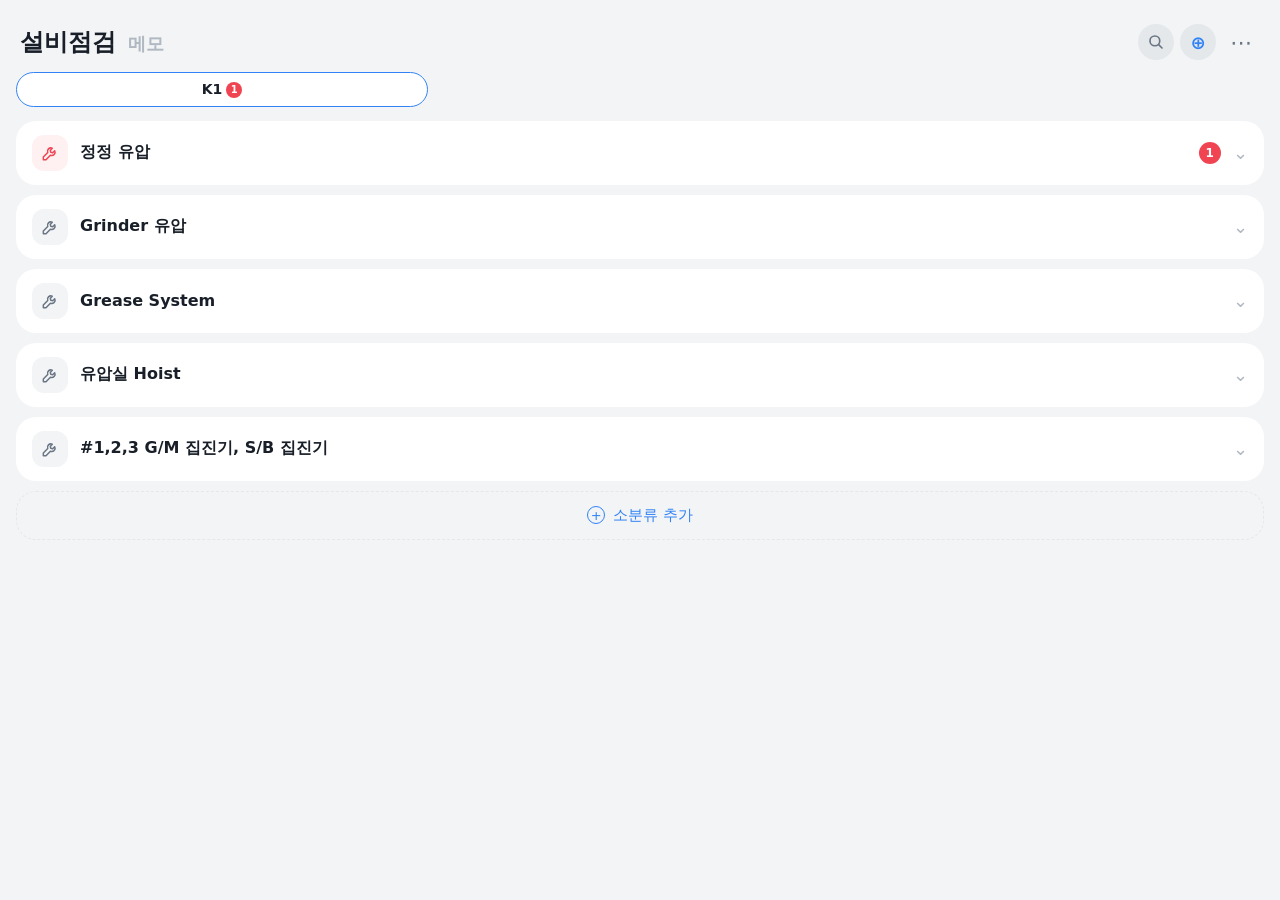
<file: app/src/main/assets/index.html>
<!DOCTYPE html>
<html lang="ko">
<head>
<meta charset="utf-8">
<meta name="viewport" content="width=device-width,initial-scale=1,maximum-scale=1,user-scalable=no">
<link rel="stylesheet" href="app.css">
<script>
  // safety net: show script errors instead of a blank screen
  window.onerror = (m, s, l) => { const t = document.getElementById('toast'); if (t) { t.textContent = '오류: ' + m + ' (' + l + ')'; t.classList.add('on'); } };
</script>
</head>
<body>
<header><div class="mode"><b data-mode="i" class="on">설비점검</b><b data-mode="m">메모</b></div><b class="srch" data-search aria-label="검색"><svg viewBox="0 0 24 24"><circle cx="10.5" cy="10.5" r="6.5"/><path d="M15.5 15.5L20 20"/></svg></b><b class="plus" data-add="root" aria-label="큰 탭 추가">⊕</b><button id="more" aria-label="메뉴">⋯</button></header>
<nav id="tabs"></nav>
<main id="list"></main>
<div id="toast"></div>
<div id="snack"></div>
<section id="search"><div class="sbox"><input id="q" placeholder="설비점검 · 메모 검색" autocomplete="off"><b id="sclose">✕</b></div><div id="res"></div></section>
<div id="dim"></div>
<div id="pop"></div>
<script src="js/tree.js"></script>
<script src="js/app.js"></script>
</body>
</html>
</file>
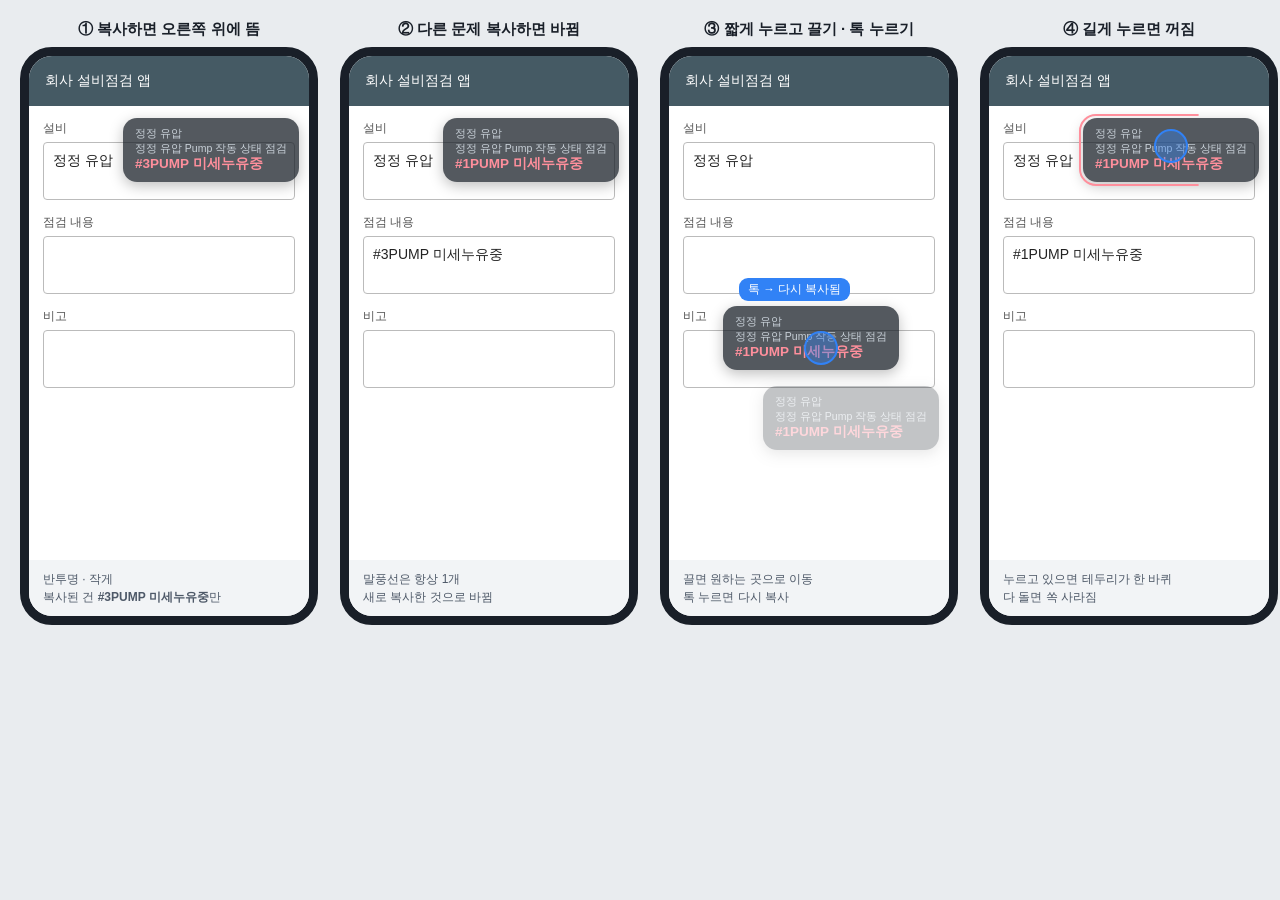
<file: design/bub2.html>
<!DOCTYPE html><html><head><meta charset="utf-8"><style>
body{margin:0;padding:20px;background:#e9ecef;font-family:"Noto Sans CJK KR",sans-serif;display:flex;gap:22px}
.w{text-align:center}.c{font-weight:700;font-size:15px;margin-bottom:8px;color:#191f28}
.ph{width:280px;height:560px;background:#fff;border:9px solid #191f28;border-radius:32px;overflow:hidden;position:relative;text-align:left}
.bar{background:#455a64;color:#fff;padding:16px;font-size:14px}
.form{padding:14px;font-size:12px;color:#555}
.fd{border:1px solid #bbb;border-radius:4px;height:38px;margin:5px 0 14px;padding:9px;font-size:14px;color:#222}
.b{position:absolute;right:10px;top:62px;background:rgba(25,31,40,.74);color:#fff;border-radius:14px;padding:8px 12px;max-width:200px;line-height:1.4;box-shadow:0 4px 14px rgba(0,0,0,.25)}
.s{font-size:10.5px;color:#c9d1d9}.m{font-size:13.5px;font-weight:700;color:#ff8f9c}
.tag{position:absolute;font-size:11.5px;background:#3182f6;color:#fff;padding:4px 9px;border-radius:9px}
.fg{position:absolute;width:30px;height:30px;margin:-15px;border-radius:50%;background:rgba(49,130,246,.4);border:2px solid #3182f6}
.ring{position:absolute;inset:-4px;border-radius:17px;border:2.5px solid #ff8f9c;clip-path:inset(0 35% 0 0)}
.n{position:absolute;bottom:0;left:0;right:0;background:#f2f4f6;color:#4e5968;font-size:12px;padding:10px 14px;line-height:1.5}
</style></head><body>
<div class="w"><div class="c">① 복사하면 오른쪽 위에 뜸</div><div class="ph">
<div class="bar">회사 설비점검 앱</div><div class="form">설비<div class="fd">정정 유압</div>점검 내용<div class="fd"></div>비고<div class="fd"></div></div>
<div class="b"><div class="s">정정 유압</div><div class="s">정정 유압 Pump 작동 상태 점검</div><div class="m">#3PUMP 미세누유중</div></div>
<div class="n">반투명 · 작게<br>복사된 건 <b>#3PUMP 미세누유중</b>만</div></div></div>

<div class="w"><div class="c">② 다른 문제 복사하면 바뀜</div><div class="ph">
<div class="bar">회사 설비점검 앱</div><div class="form">설비<div class="fd">정정 유압</div>점검 내용<div class="fd">#3PUMP 미세누유중</div>비고<div class="fd"></div></div>
<div class="b"><div class="s">정정 유압</div><div class="s">정정 유압 Pump 작동 상태 점검</div><div class="m">#1PUMP 미세누유중</div></div>
<div class="n">말풍선은 항상 1개<br>새로 복사한 것으로 바뀜</div></div></div>

<div class="w"><div class="c">③ 짧게 누르고 끌기 · 톡 누르기</div><div class="ph">
<div class="bar">회사 설비점검 앱</div><div class="form">설비<div class="fd">정정 유압</div>점검 내용<div class="fd"></div>비고<div class="fd"></div></div>
<div class="b" style="top:330px;opacity:.35"><div class="s">정정 유압</div><div class="s">정정 유압 Pump 작동 상태 점검</div><div class="m">#1PUMP 미세누유중</div></div>
<div class="b" style="top:250px;right:50px"><div class="s">정정 유압</div><div class="s">정정 유압 Pump 작동 상태 점검</div><div class="m">#1PUMP 미세누유중</div></div>
<div class="tag" style="top:222px;left:70px">톡 → 다시 복사됨</div>
<div class="fg" style="top:290px;left:150px"></div>
<div class="n">끌면 원하는 곳으로 이동<br>톡 누르면 다시 복사</div></div></div>

<div class="w"><div class="c">④ 길게 누르면 꺼짐</div><div class="ph">
<div class="bar">회사 설비점검 앱</div><div class="form">설비<div class="fd">정정 유압</div>점검 내용<div class="fd">#1PUMP 미세누유중</div>비고<div class="fd"></div></div>
<div class="b"><div class="ring"></div><div class="s">정정 유압</div><div class="s">정정 유압 Pump 작동 상태 점검</div><div class="m">#1PUMP 미세누유중</div></div>
<div class="fg" style="top:88px;left:180px"></div>
<div class="n">누르고 있으면 테두리가 한 바퀴<br>다 돌면 쏙 사라짐</div></div></div>
</body></html>
</file>
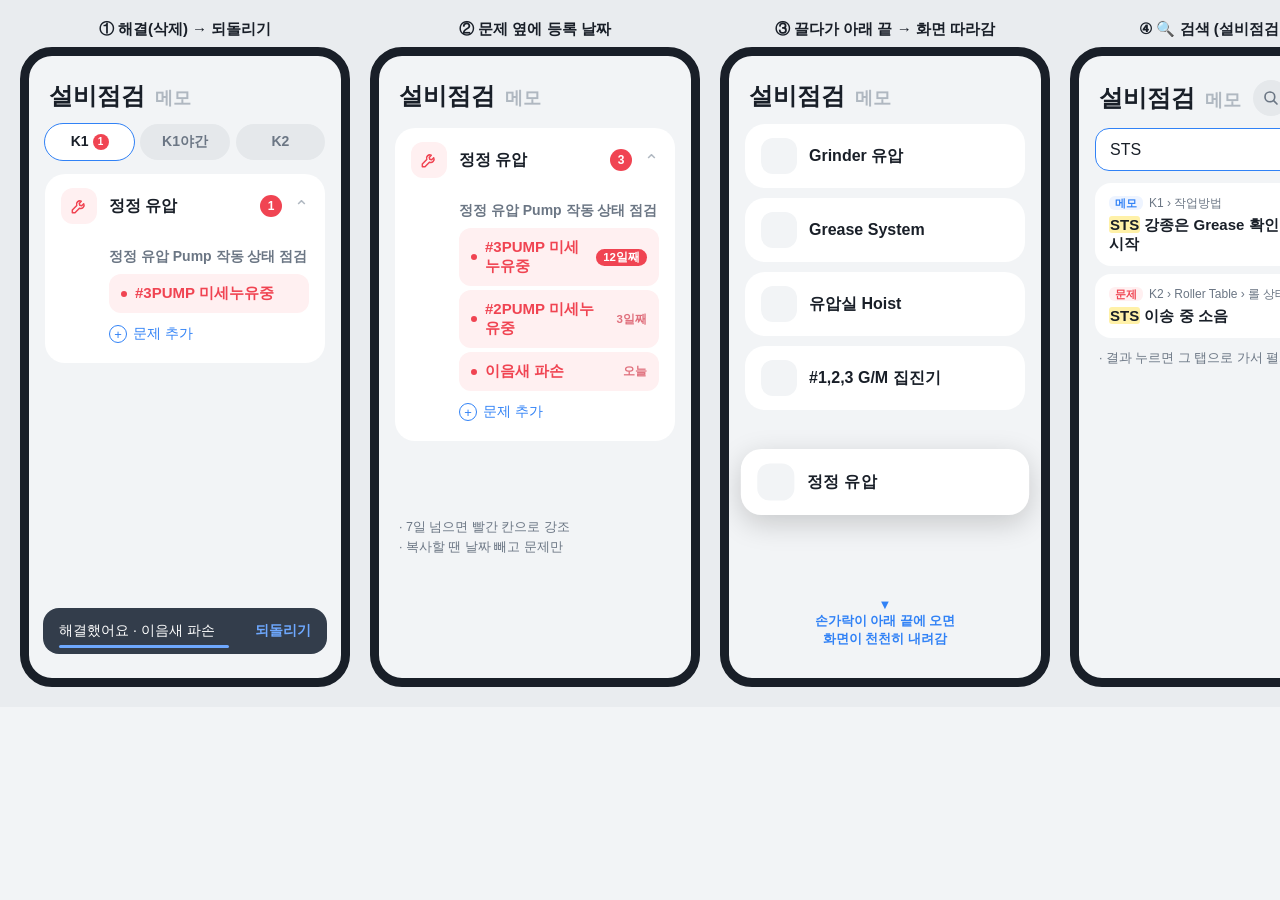
<file: design/extras.html>
<!DOCTYPE html><html><head><meta charset="utf-8"><link rel="stylesheet" href="../app/src/main/assets/app.css"><style>
body{display:flex;gap:20px;padding:20px;background:#e9ecef;font-family:"Noto Sans CJK KR",sans-serif}
.ph{width:330px;height:640px;background:var(--bg);border:9px solid #191f28;border-radius:32px;overflow:hidden;position:relative}
.c{font-weight:700;font-size:15px;margin-bottom:8px;text-align:center}
.age{margin-left:auto;font-size:11.5px;font-weight:600;color:#e0707d;white-space:nowrap}
.age.old{color:#fff;background:var(--red);border-radius:999px;padding:1px 7px}
.snack{position:absolute;left:14px;right:14px;bottom:24px;background:#333d4b;color:#fff;border-radius:16px;padding:14px 16px;font-size:14px;display:flex;align-items:center}
.snack b{margin-left:auto;color:#6ea8fe}
.bar2{height:3px;background:#6ea8fe;border-radius:2px;position:absolute;left:16px;bottom:6px;width:60%}
.srch{display:grid;place-items:center;width:36px;height:36px;border-radius:50%;background:var(--seg)}
.srch svg{width:18px;height:18px;stroke:var(--sub);fill:none;stroke-width:2.2;stroke-linecap:round}
.sbox{margin:0 16px 12px;background:var(--card);border:1.5px solid var(--blue);border-radius:14px;padding:11px 14px;font-size:16px;display:flex;gap:8px;align-items:center}
.res{margin:0 16px 8px;background:var(--card);border-radius:16px;padding:12px 14px}
.res .p{font-size:12px;color:var(--sub);margin-bottom:4px}.res .t{font-size:15px;font-weight:600}
.res mark{background:#fff1a8;color:inherit;border-radius:3px;padding:0 1px}
.res .k{font-size:11px;font-weight:700;border-radius:6px;padding:1px 6px;margin-right:6px}
.ki{background:var(--redbg);color:var(--red)}.km{background:#eef4ff;color:var(--blue)}
.arrow{position:absolute;left:50%;bottom:30px;transform:translateX(-50%);font-size:13px;color:var(--blue);font-weight:700;text-align:center}
.gone{opacity:.0} .mode b{white-space:nowrap} .mode{gap:10px;min-width:0} header{gap:4px}
</style></head><body>
<div><div class="c">① 해결(삭제) → 되돌리기</div><div class="ph">
<header><div class="mode"><b class="on">설비점검</b><b>메모</b></div></header>
<nav id="tabs"><b class="tab" style="background:var(--card);outline:1.5px solid var(--blue);color:var(--tx)">K1<i class="tb">1</i></b><b class="tab">K1야간</b><b class="tab">K2</b></nav>
<main id="list"><div class="card hot open"><div class="row"><div class="ico"><svg viewBox="0 0 24 24"><path d="M14.7 6.3a4 4 0 0 0-5.4 5.2L4 16.8V20h3.2l5.3-5.3a4 4 0 0 0 5.2-5.4l-2.5 2.5-2.3-.6-.6-2.3z"/></svg></div><div class="nm">정정 유압</div><div class="badge">1</div><div class="chev">⌄</div></div>
<div class="body"><div><div class="chk">정정 유압 Pump 작동 상태 점검</div><div class="iss">#3PUMP 미세누유중</div><div class="add"><i>+</i>문제 추가</div><div class="gap"></div></div></div></div></main>
<div class="snack">해결했어요 · 이음새 파손<b>되돌리기</b><div class="bar2"></div></div>
</div></div>

<div><div class="c">② 문제 옆에 등록 날짜</div><div class="ph">
<header><div class="mode"><b class="on">설비점검</b><b>메모</b></div></header>
<main id="list" style="margin-top:4px"><div class="card hot open"><div class="row"><div class="ico"><svg viewBox="0 0 24 24"><path d="M14.7 6.3a4 4 0 0 0-5.4 5.2L4 16.8V20h3.2l5.3-5.3a4 4 0 0 0 5.2-5.4l-2.5 2.5-2.3-.6-.6-2.3z"/></svg></div><div class="nm">정정 유압</div><div class="badge">3</div><div class="chev">⌄</div></div>
<div class="body"><div><div class="chk">정정 유압 Pump 작동 상태 점검</div>
<div class="iss">#3PUMP 미세누유중<span class="age old">12일째</span></div>
<div class="iss">#2PUMP 미세누유중<span class="age">3일째</span></div>
<div class="iss">이음새 파손<span class="age">오늘</span></div>
<div class="add"><i>+</i>문제 추가</div><div class="gap"></div></div></div></div></main>
<div style="margin:6px 20px;font-size:12.5px;color:var(--sub);line-height:1.6">· 7일 넘으면 빨간 칸으로 강조<br>· 복사할 땐 날짜 빼고 문제만</div>
</div></div>

<div><div class="c">③ 끌다가 아래 끝 → 화면 따라감</div><div class="ph">
<header><div class="mode"><b class="on">설비점검</b><b>메모</b></div></header>
<main id="list">
<div class="card"><div class="row"><div class="ico"></div><div class="nm">Grinder 유압</div></div></div>
<div class="card"><div class="row"><div class="ico"></div><div class="nm">Grease System</div></div></div>
<div class="card"><div class="row"><div class="ico"></div><div class="nm">유압실 Hoist</div></div></div>
<div class="card"><div class="row"><div class="ico"></div><div class="nm">#1,2,3 G/M 집진기</div></div></div>
<div class="card lift" style="transform:translateY(30px) scale(1.03)"><div class="row"><div class="ico"></div><div class="nm">정정 유압</div></div></div>
</main>
<div class="arrow">▼<br>손가락이 아래 끝에 오면<br>화면이 천천히 내려감</div>
</div></div>

<div><div class="c">④ 🔍 검색 (설비점검 + 메모)</div><div class="ph">
<header><div class="mode"><b class="on">설비점검</b><b>메모</b></div><span class="srch"><svg viewBox="0 0 24 24"><circle cx="10.5" cy="10.5" r="6.5"/><path d="M15.5 15.5L20 20"/></svg></span><b class="plus">⊕</b><button id="more">⋯</button></header>
<div class="sbox">STS<span style="margin-left:auto;color:var(--mute)">✕</span></div>
<div class="res"><div class="p"><span class="k km">메모</span>K1 › 작업방법</div><div class="t"><mark>STS</mark> 강종은 Grease 확인 후 작업 시작</div></div>
<div class="res"><div class="p"><span class="k ki">문제</span>K2 › Roller Table › 롤 상태 점검</div><div class="t"><mark>STS</mark> 이송 중 소음</div></div>
<div style="margin:10px 20px;font-size:12.5px;color:var(--sub);line-height:1.6">· 결과 누르면 그 탭으로 가서 펼쳐 줌</div>
</div></div>
</body></html>
</file>
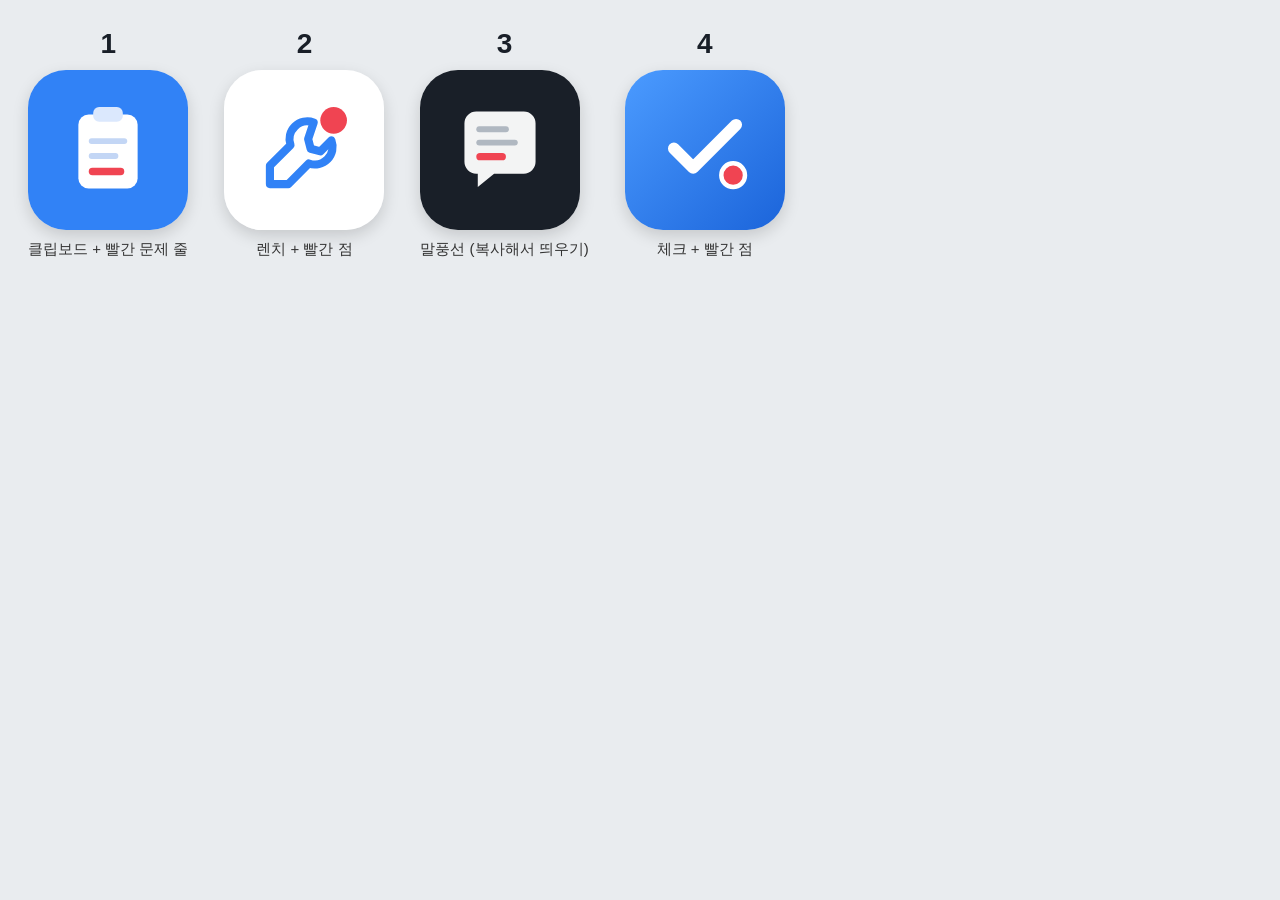
<file: design/icons.html>
<!DOCTYPE html><html><head><meta charset="utf-8"><style>
body{margin:0;padding:28px;background:#e9ecef;font-family:"Noto Sans CJK KR",sans-serif;display:flex;gap:36px}
.w{text-align:center}.n{font-size:28px;font-weight:700;margin-bottom:10px;color:#191f28}
.ic{width:160px;height:160px;border-radius:38px;overflow:hidden;box-shadow:0 6px 16px rgba(0,0,0,.15)}
.ic svg{width:100%;height:100%}
.lb{margin-top:10px;font-size:15px;color:#333}
.home{display:flex;gap:18px;margin-top:22px;justify-content:center}
.home .ic{width:64px;height:64px;border-radius:18px}
</style></head><body>
<!-- 108x108 viewBox = Android adaptive icon canvas; keep art inside the 66px safe zone -->
<div class="w"><div class="n">1</div><div class="ic"><svg viewBox="0 0 108 108">
 <rect width="108" height="108" fill="#3182f6"/>
 <rect x="34" y="30" width="40" height="50" rx="7" fill="#fff"/>
 <rect x="44" y="25" width="20" height="10" rx="4" fill="#dbe8fd"/>
 <rect x="41" y="46" width="26" height="4" rx="2" fill="#c3d6f5"/>
 <rect x="41" y="56" width="20" height="4" rx="2" fill="#c3d6f5"/>
 <rect x="41" y="66" width="24" height="5" rx="2.5" fill="#f04452"/>
</svg></div><div class="lb">클립보드 + 빨간 문제 줄</div></div>

<div class="w"><div class="n">2</div><div class="ic"><svg viewBox="0 0 108 108">
 <rect width="108" height="108" fill="#fff"/>
 <path d="M60.5 35.5a12 12 0 0 0-15.6 15.2L31 64.6V77h12.4l13.9-13.9a12 12 0 0 0 15.2-15.6l-7.4 7.4-6.6-1.7-1.7-6.6z" fill="none" stroke="#3182f6" stroke-width="5.5" stroke-linejoin="round" stroke-linecap="round"/>
 <circle cx="74" cy="34" r="9" fill="#f04452"/>
</svg></div><div class="lb">렌치 + 빨간 점</div></div>

<div class="w"><div class="n">3</div><div class="ic"><svg viewBox="0 0 108 108">
 <rect width="108" height="108" fill="#191f28"/>
 <path d="M30 36a8 8 0 0 1 8-8h32a8 8 0 0 1 8 8v26a8 8 0 0 1-8 8H50l-11 9v-9h-1a8 8 0 0 1-8-8z" fill="#fff" opacity=".95"/>
 <rect x="38" y="38" width="22" height="4" rx="2" fill="#b0b8c1"/>
 <rect x="38" y="47" width="28" height="4" rx="2" fill="#b0b8c1"/>
 <rect x="38" y="56" width="20" height="5" rx="2.5" fill="#f04452"/>
</svg></div><div class="lb">말풍선 (복사해서 띄우기)</div></div>

<div class="w"><div class="n">4</div><div class="ic"><svg viewBox="0 0 108 108">
 <defs><linearGradient id="g" x1="0" y1="0" x2="1" y2="1"><stop offset="0" stop-color="#4b9bff"/><stop offset="1" stop-color="#1b64da"/></linearGradient></defs>
 <rect width="108" height="108" fill="url(#g)"/>
 <path d="M33 53l13 13 29-29" fill="none" stroke="#fff" stroke-width="8" stroke-linecap="round" stroke-linejoin="round"/>
 <circle cx="73" cy="71" r="8" fill="#f04452" stroke="#fff" stroke-width="3"/>
</svg></div><div class="lb">체크 + 빨간 점</div></div>
</body></html>
</file>
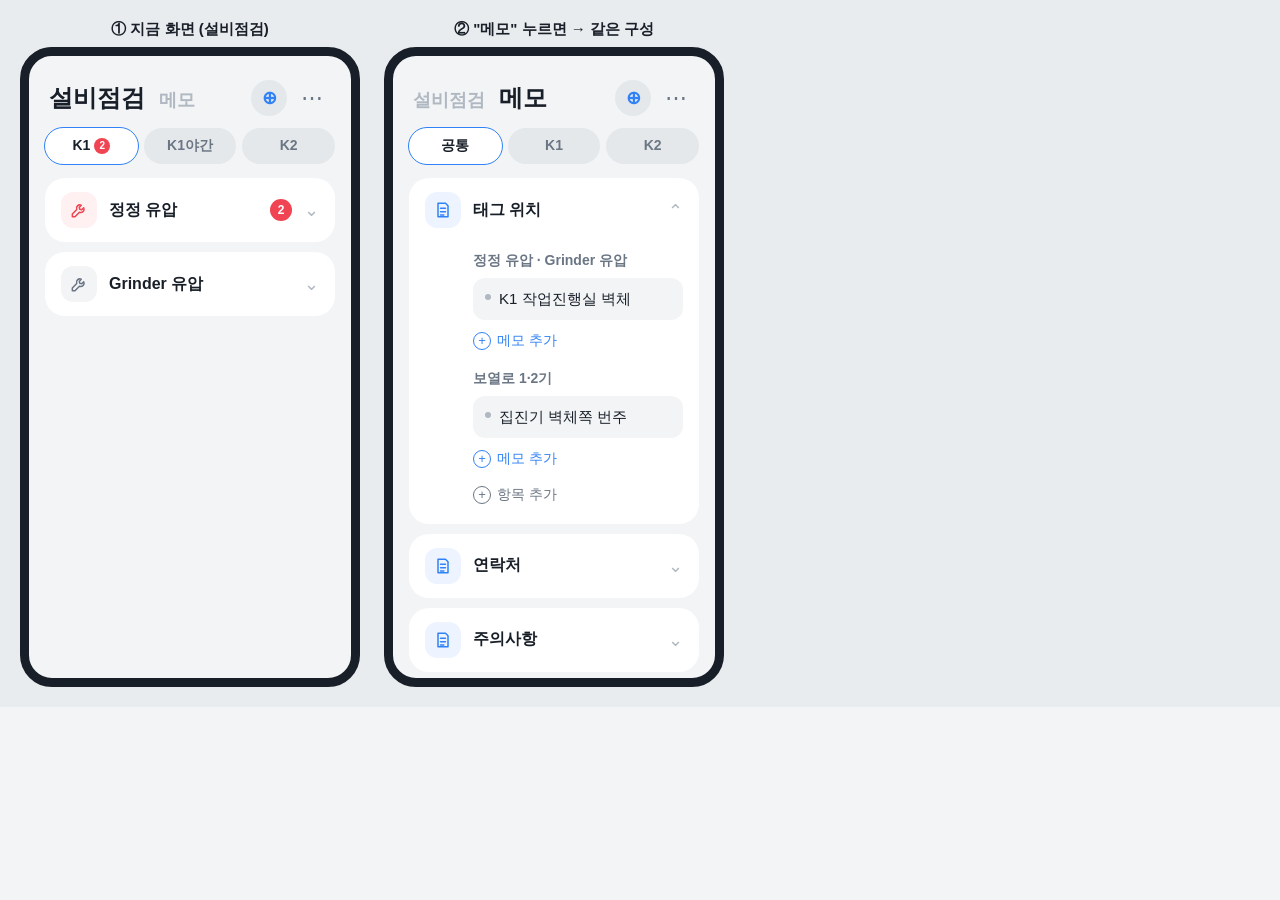
<file: design/memo.html>
<!DOCTYPE html><html><head><meta charset="utf-8"><link rel="stylesheet" href="../app/src/main/assets/app.css"><style>
body{display:flex;gap:24px;padding:20px;background:#e9ecef;font-family:"Noto Sans CJK KR",sans-serif}
.ph{width:340px;height:640px;background:var(--bg);border:9px solid #191f28;border-radius:32px;overflow:hidden;position:relative}
.c{font-weight:700;font-size:15px;margin-bottom:8px;text-align:center}
.mode{flex:1;display:flex;gap:14px;align-items:baseline}
.mode b{font-size:24px;color:var(--tx)}.mode span{font-size:18px;font-weight:700;color:var(--mute)}
#tabs .tab:first-child{background:var(--card);color:var(--tx);outline:1.5px solid var(--blue)}
.note{margin:4px 16px 4px 64px;padding:10px 12px;border-radius:12px;background:var(--fill);color:var(--tx);font-size:15px;display:flex;gap:8px;align-items:center}
.note:before{content:"";width:6px;height:6px;border-radius:50%;background:var(--mute);flex:none}
.mico{background:#eef4ff!important}.mico svg{stroke:var(--blue)!important}
</style></head><body>
<div><div class="c">① 지금 화면 (설비점검)</div><div class="ph">
<header><div class="mode"><b>설비점검</b><span>메모</span></div><b class="plus">⊕</b><button id="more">⋯</button></header>
<nav id="tabs"><b class="tab">K1<i class="tb">2</i></b><b class="tab">K1야간</b><b class="tab">K2</b></nav>
<main id="list"><div class="card hot"><div class="row"><div class="ico"><svg viewBox="0 0 24 24"><path d="M14.7 6.3a4 4 0 0 0-5.4 5.2L4 16.8V20h3.2l5.3-5.3a4 4 0 0 0 5.2-5.4l-2.5 2.5-2.3-.6-.6-2.3z"/></svg></div><div class="nm">정정 유압</div><div class="badge">2</div><div class="chev">⌄</div></div></div>
<div class="card"><div class="row"><div class="ico"><svg viewBox="0 0 24 24"><path d="M14.7 6.3a4 4 0 0 0-5.4 5.2L4 16.8V20h3.2l5.3-5.3a4 4 0 0 0 5.2-5.4l-2.5 2.5-2.3-.6-.6-2.3z"/></svg></div><div class="nm">Grinder 유압</div><div class="chev">⌄</div></div></div></main>
</div></div>
<div><div class="c">② "메모" 누르면 → 같은 구성</div><div class="ph">
<header><div class="mode"><span>설비점검</span><b>메모</b></div><b class="plus">⊕</b><button id="more">⋯</button></header>
<nav id="tabs"><b class="tab">공통</b><b class="tab">K1</b><b class="tab">K2</b></nav>
<main id="list"><div class="card open"><div class="row"><div class="ico mico"><svg viewBox="0 0 24 24"><path d="M6 4h9l3 3v13H6z M9 10h6 M9 14h6 M9 18h4"/></svg></div><div class="nm">태그 위치</div><div class="chev">⌄</div></div>
<div class="body"><div><div class="chk">정정 유압 · Grinder 유압</div><div class="note">K1 작업진행실 벽체</div><div class="add"><i>+</i>메모 추가</div>
<div class="chk">보열로 1·2기</div><div class="note">집진기 벽체쪽 번주</div><div class="add"><i>+</i>메모 추가</div><div class="add sub"><i>+</i>항목 추가</div><div class="gap"></div></div></div></div>
<div class="card"><div class="row"><div class="ico mico"><svg viewBox="0 0 24 24"><path d="M6 4h9l3 3v13H6z M9 10h6 M9 14h6 M9 18h4"/></svg></div><div class="nm">연락처</div><div class="chev">⌄</div></div></div>
<div class="card"><div class="row"><div class="ico mico"><svg viewBox="0 0 24 24"><path d="M6 4h9l3 3v13H6z M9 10h6 M9 14h6 M9 18h4"/></svg></div><div class="nm">주의사항</div><div class="chev">⌄</div></div></div>
<div class="addcat"><i>+</i>메모 묶음 추가</div></main>
</div></div></body></html>
</file>
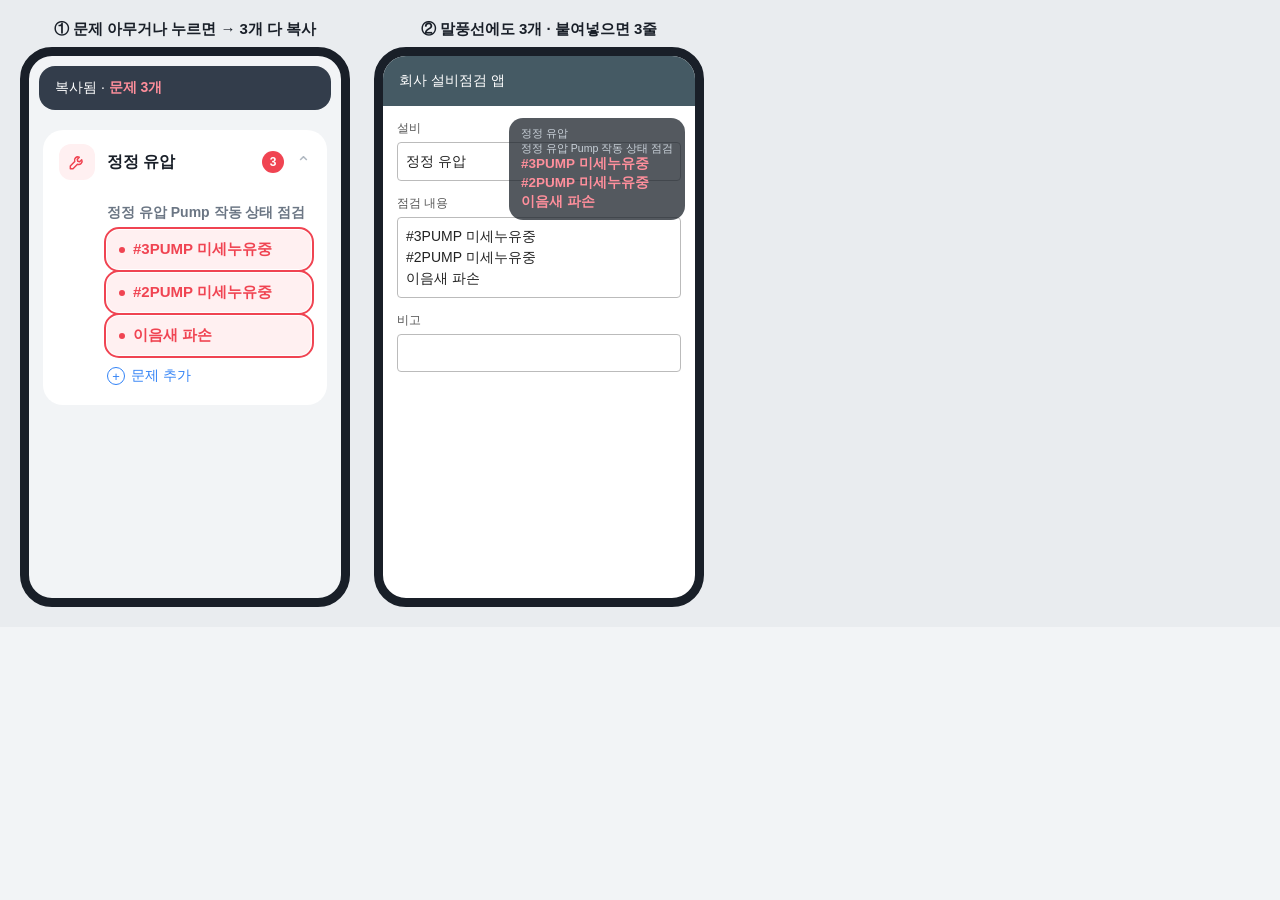
<file: design/multi.html>
<!DOCTYPE html><html><head><meta charset="utf-8"><link rel="stylesheet" href="../app/src/main/assets/app.css"><style>
body{display:flex;gap:24px;padding:20px;background:#e9ecef;font-family:"Noto Sans CJK KR",sans-serif}
.ph{width:330px;height:560px;background:var(--bg);border:9px solid #191f28;border-radius:32px;overflow:hidden;position:relative;padding:14px}
.c{font-weight:700;font-size:15px;margin-bottom:8px;text-align:center}
.iss.sel{outline:2px solid var(--red);outline-offset:1px}
.co{background:#fff;padding:0}.cobar{background:#455a64;color:#fff;padding:16px;font-size:14px}
.form{padding:14px;font-size:12px;color:#555}.fd{border:1px solid #bbb;border-radius:4px;min-height:38px;margin:5px 0 14px;padding:8px;font-size:14px;color:#222;line-height:1.5}
.b{position:absolute;right:10px;top:62px;background:rgba(25,31,40,.74);color:#fff;border-radius:14px;padding:8px 12px;max-width:220px;line-height:1.4}
.s{font-size:10.5px;color:#c9d1d9}.m{font-size:13.5px;font-weight:700;color:#ff8f9c}
#toast{position:absolute}
</style></head><body>
<div><div class="c">① 문제 아무거나 누르면 → 3개 다 복사</div><div class="ph">
<div id="toast" class="on" style="left:10px;right:10px;top:10px">복사됨 · <b>문제 3개</b></div>
<div class="card hot open" style="margin-top:60px"><div class="row"><div class="ico"><svg viewBox="0 0 24 24"><path d="M14.7 6.3a4 4 0 0 0-5.4 5.2L4 16.8V20h3.2l5.3-5.3a4 4 0 0 0 5.2-5.4l-2.5 2.5-2.3-.6-.6-2.3z"/></svg></div><div class="nm">정정 유압</div><div class="badge">3</div><div class="chev">⌄</div></div>
<div class="body"><div><div class="chk">정정 유압 Pump 작동 상태 점검</div>
<div class="iss sel">#3PUMP 미세누유중</div><div class="iss sel">#2PUMP 미세누유중</div><div class="iss sel">이음새 파손</div>
<div class="add"><i>+</i>문제 추가</div><div class="gap"></div></div></div></div>
</div></div>
<div><div class="c">② 말풍선에도 3개 · 붙여넣으면 3줄</div><div class="ph co">
<div class="cobar">회사 설비점검 앱</div><div class="form">설비<div class="fd">정정 유압</div>점검 내용<div class="fd">#3PUMP 미세누유중<br>#2PUMP 미세누유중<br>이음새 파손</div>비고<div class="fd"></div></div>
<div class="b"><div class="s">정정 유압</div><div class="s">정정 유압 Pump 작동 상태 점검</div><div class="m">#3PUMP 미세누유중</div><div class="m">#2PUMP 미세누유중</div><div class="m">이음새 파손</div></div>
</div></div></body></html>
</file>
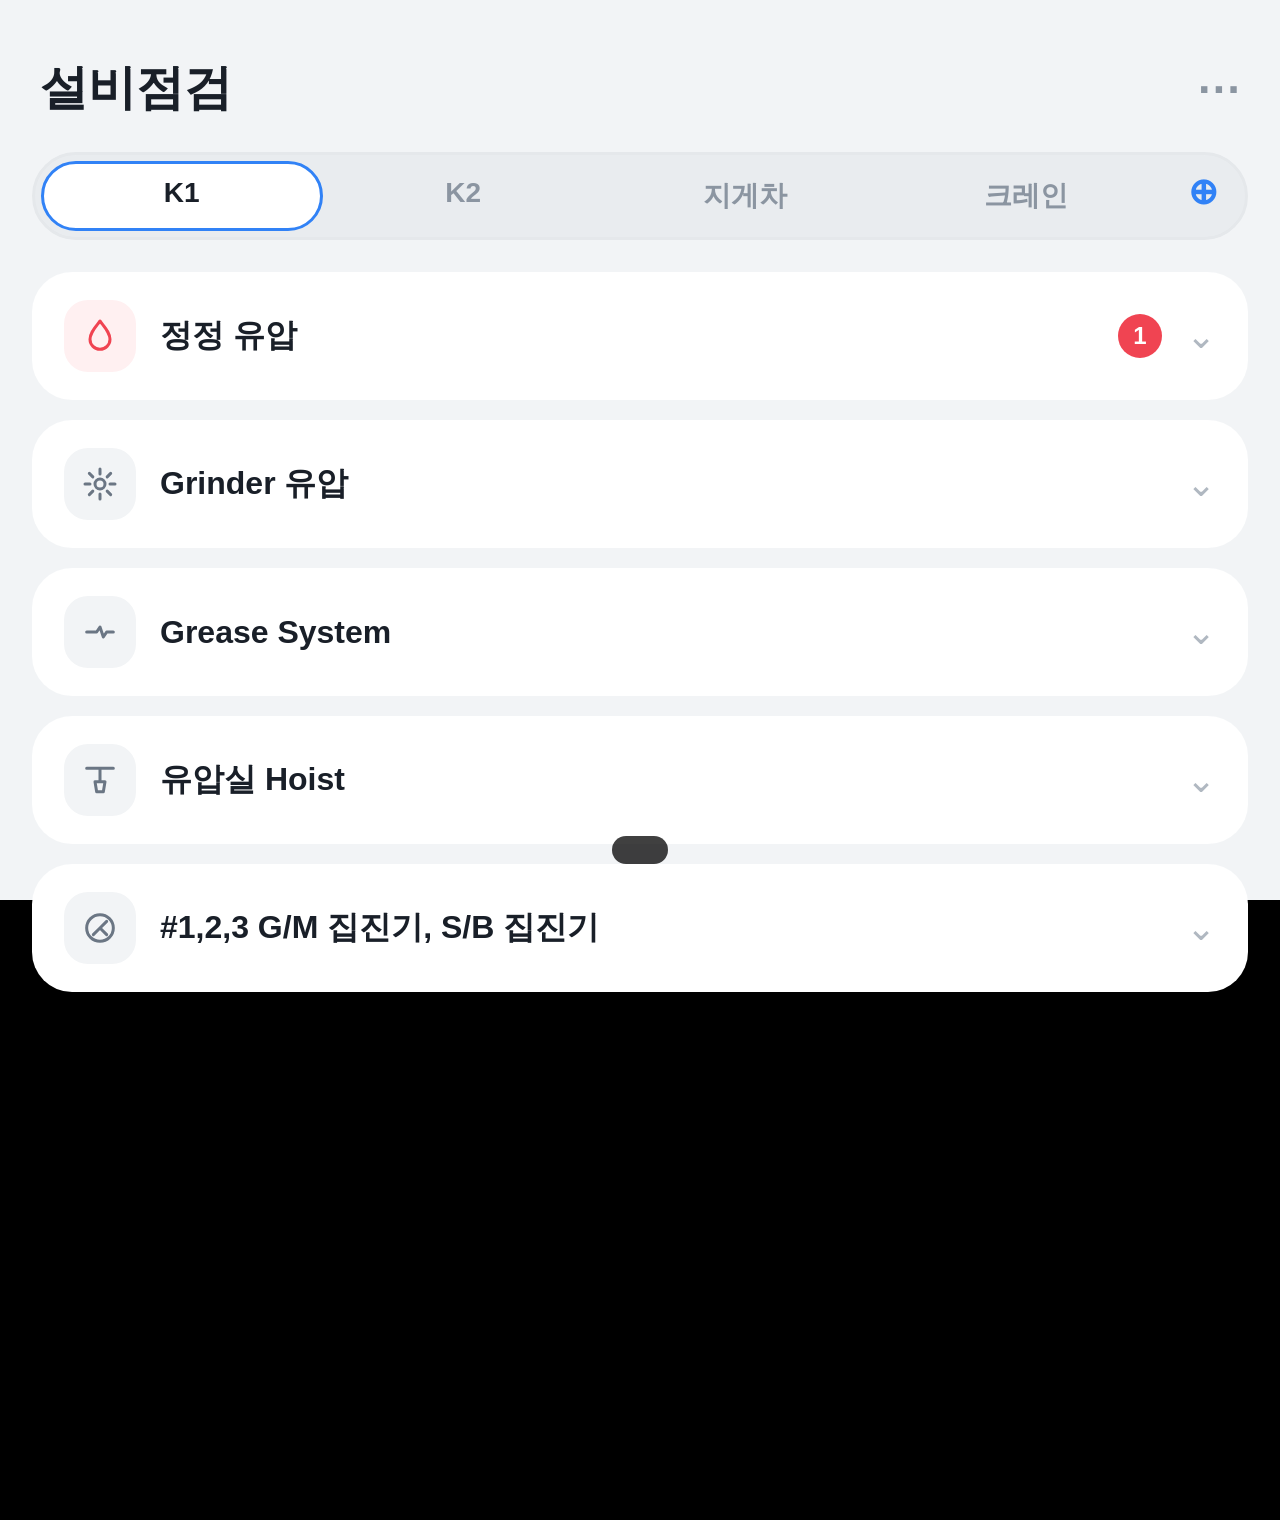
<file: design/proto.html>
<!DOCTYPE html><html><head><meta charset="utf-8"><style>
:root{--bg:#f2f4f6;--card:#fff;--tx:#191f28;--sub:#8b95a1;--line:#eef0f3;--blue:#3182f6;--red:#f04452;--redbg:#fff0f1;--ease:cubic-bezier(.2,.9,.25,1)}
*{box-sizing:border-box;-webkit-tap-highlight-color:transparent}
html{zoom:2}body{margin:0;width:360px;height:760px;overflow:hidden;font-family:"Noto Sans CJK KR","Noto Sans KR",sans-serif;color:var(--tx);background:#000}
.scr{position:absolute;inset:0;background:var(--bg);transition:transform .4s var(--ease)}
#app{padding:0 16px}
h1{font-size:24px;margin:28px 4px 16px;display:flex;justify-content:space-between;align-items:center}
.more{font-size:22px;color:var(--sub)}
.seg{position:relative;display:flex;border:1.5px solid #e5e8eb;border-radius:999px;padding:3px;margin-bottom:16px;background:#e9ecef}
.seg b{flex:1;text-align:center;font-size:14px;padding:8px 0;position:relative;z-index:1;color:var(--sub);font-weight:600;transition:color .3s}
.seg b.on{color:var(--tx)}
.thumb{position:absolute;top:3px;bottom:3px;left:3px;border-radius:999px;background:#fff;border:1.5px solid var(--blue);transition:transform .38s var(--ease),width .38s var(--ease)}
.plus{width:36px;flex:none!important;color:var(--blue)!important;font-size:18px!important;padding:5px 0!important}
.card{background:var(--card);border-radius:20px;margin-bottom:10px;overflow:hidden}
.row{display:flex;align-items:center;padding:14px 16px;gap:12px}
.ico{width:36px;height:36px;border-radius:12px;background:#f2f4f6;display:grid;place-items:center;flex:none}
.ico svg{width:20px;height:20px;stroke:#6b7684;fill:none;stroke-width:1.8;stroke-linecap:round;stroke-linejoin:round}
.hot .ico{background:var(--redbg)}.hot .ico svg{stroke:var(--red)}
.nm{flex:1;font-size:16px;font-weight:600}
.badge{background:var(--red);color:#fff;font-size:12px;font-weight:700;border-radius:999px;min-width:22px;height:22px;display:grid;place-items:center;padding:0 7px;transition:transform .3s var(--ease)}
.chev{color:#b0b8c1;font-size:18px;transition:transform .35s var(--ease)}
.open .chev{transform:rotate(180deg)}
.body{display:grid;grid-template-rows:0fr;transition:grid-template-rows .34s var(--ease)}
.open .body{grid-template-rows:1fr}
.body>div{overflow:hidden}
.chk{padding:10px 16px 4px 64px;font-size:14px;color:#4e5968;font-weight:600}
.iss{margin:4px 16px 4px 64px;padding:10px 12px;border-radius:12px;background:var(--redbg);color:var(--red);font-size:15px;font-weight:700;display:flex;gap:8px;align-items:center;transition:transform .15s,background .3s}
.iss:before{content:"";width:6px;height:6px;border-radius:50%;background:var(--red);flex:none}
.iss.press{transform:scale(.96);background:#ffe0e3}
.add{margin:2px 16px 2px 64px;padding:8px 0;font-size:14px;color:var(--blue);display:flex;align-items:center;gap:6px}
.add i{width:18px;height:18px;border:1.5px solid var(--blue);border-radius:50%;display:grid;place-items:center;font-style:normal;font-size:13px;line-height:1}
.gap{height:10px}
.pop{animation:pop .4s var(--ease)}
@keyframes pop{from{transform:scale(.6);opacity:0}to{transform:none;opacity:1}}
.inp{margin:4px 16px 4px 64px;position:relative;background:#f2f4f6;border-radius:12px;border:1.5px solid var(--blue);padding:18px 44px 8px 14px;font-size:15px;min-height:46px}
.inp label{position:absolute;left:14px;top:4px;font-size:11px;color:var(--blue)}
.inp .ok{position:absolute;right:8px;top:9px;width:28px;height:28px;border-radius:50%;background:var(--blue);color:#fff;display:grid;place-items:center;font-size:15px;transition:transform .2s}
.caret{display:inline-block;width:1.5px;height:16px;background:var(--blue);vertical-align:-3px;animation:bl 1s steps(1) infinite}
@keyframes bl{50%{opacity:0}}
#toast{position:absolute;left:16px;right:16px;top:14px;background:#333d4b;color:#fff;border-radius:16px;padding:13px 16px;font-size:14px;transform-origin:top;transform:perspective(400px) rotateX(-90deg);opacity:0;transition:transform .4s var(--ease),opacity .3s;z-index:5}
#toast.on{transform:none;opacity:1}
#toast b{color:#ff8f9c}
/* company app */
#co{background:#fff;transform:translateX(100%)}
.cobar{background:#455a64;color:#fff;padding:18px 16px;font-size:16px}
.form{padding:18px 16px;font-size:13px;color:#555}
.field{border:1px solid #bbb;border-radius:4px;height:42px;margin:6px 0 16px;padding:10px;font-size:15px;color:#222}
.pastechip{position:absolute;background:#333;color:#fff;font-size:13px;padding:7px 12px;border-radius:8px;opacity:0;transform:scale(.8);transition:.2s}
.pastechip.on{opacity:1;transform:none}
#bub{position:absolute;right:10px;top:70px;background:rgba(25,31,40,.74);backdrop-filter:blur(6px);color:#fff;border-radius:14px;padding:8px 12px;max-width:210px;line-height:1.4;box-shadow:0 4px 14px rgba(0,0,0,.25);transform:scale(0);opacity:0;transform-origin:top right;transition:transform .4s var(--ease),opacity .3s}
#bub.on{transform:none;opacity:1}
#bub .s{font-size:10.5px;color:#c9d1d9}#bub .m{font-size:13.5px;font-weight:700;color:#ff8f9c}
#bub.pulse{animation:pulse .35s var(--ease)}
@keyframes pulse{50%{transform:scale(1.07)}}
#bub.bye{transform:scale(.2);opacity:0;transition:transform .3s cubic-bezier(.5,0,.8,.3),opacity .3s}
.ring{position:absolute;inset:-4px;border-radius:17px;border:2px solid #ff8f9c;opacity:0;clip-path:inset(0 100% 0 0)}
.ring.go{opacity:1;clip-path:inset(0 0 0 0);transition:clip-path .7s linear}
.mini{position:absolute;font-size:12px;background:#333d4b;color:#fff;padding:5px 10px;border-radius:10px;opacity:0;transition:.25s}
/* finger */
#f{position:absolute;width:34px;height:34px;margin:-17px 0 0 -17px;border-radius:50%;background:rgba(49,130,246,.25);border:2px solid rgba(49,130,246,.7);z-index:9;transition:transform .45s var(--ease),opacity .2s;opacity:0;left:0;top:0}
#f.dn{background:rgba(49,130,246,.5)}
#cap{position:absolute;bottom:18px;left:50%;transform:translateX(-50%);background:rgba(0,0,0,.75);color:#fff;font-size:13px;padding:7px 14px;border-radius:999px;white-space:nowrap;z-index:10;transition:opacity .3s}
</style></head><body>
<div class="scr" id="app">
 <div id="toast">복사됨 · <b>#3PUMP 미세누유중</b></div>
 <h1>설비점검 <span class="more">⋯</span></h1>
 <div class="seg" id="seg"><div class="thumb" id="thumb"></div><b class="on">K1</b><b>K2</b><b>지게차</b><b>크레인</b><b class="plus">⊕</b></div>
 <div id="list"></div>
</div>
<div class="scr" id="co">
 <div class="cobar">회사 설비점검 앱</div>
 <div class="form">설비<div class="field">정정 유압</div>점검 내용<div class="field" id="fld"></div>비고<div class="field"></div></div>
 <div class="pastechip" id="chip">붙여넣기</div>
 <div id="bub"><div class="ring" id="ring"></div><div class="s">정정 유압</div><div class="s">정정 유압 Pump 작동 상태 점검</div><div class="m">#3PUMP 미세누유중</div></div>
 <div class="mini" id="mini">다시 복사됨</div>
</div>
<div id="f"></div><div id="cap"></div>
<script>
const I={pipe:'<path d="M4 12h6l2-3 2 6 2-3h4"/>',gear:'<circle cx="12" cy="12" r="3"/><path d="M12 3v3M12 18v3M3 12h3M18 12h3M5.6 5.6l2.1 2.1M16.3 16.3l2.1 2.1M5.6 18.4l2.1-2.1M16.3 7.7l2.1-2.1"/>',drop:'<path d="M12 3c3 4 6 7 6 11a6 6 0 0 1-12 0c0-4 3-7 6-11z"/>',hoist:'<path d="M4 5h16M12 5v8M9 13h6l-1 6h-4z"/>',fan:'<circle cx="12" cy="12" r="8"/><path d="M12 12l4-4M12 12l-4 4M12 12l4 4"/>'};
const data=[['정정 유압','drop',[['정정 유압 Pump 작동 상태 점검',['#3PUMP 미세누유중']],['정정 유압 Tank 레벨 점검',[]]]],['Grinder 유압','gear',[]],['Grease System','pipe',[]],['유압실 Hoist','hoist',[]],['#1,2,3 G/M 집진기, S/B 집진기','fan',[]]];
const $=s=>document.querySelector(s);
$('#list').innerHTML=data.map(([n,ic,ch],k)=>{const c=ch.reduce((a,x)=>a+x[1].length,0);return `<div class="card ${c?'hot':''}" id="c${k}"><div class="row"><div class="ico"><svg viewBox="0 0 24 24">${I[ic]}</svg></div><div class="nm">${n}</div>${c?`<div class="badge" id="b${k}">${c}</div>`:''}<div class="chev">⌄</div></div><div class="body"><div>${ch.map(([cn,is],j)=>`<div class="chk">${cn}</div><div id="is${k}_${j}">${is.map(t=>`<div class="iss">${t}</div>`).join('')}</div><div class="add" id="ad${k}_${j}"><i>+</i>문제 추가</div>`).join('')}${ch.length?'<div class="add" style="margin-left:64px;color:#6b7684"><i style="border-color:#6b7684">+</i>점검항목 추가</div>':''}<div class="gap"></div></div></div></div>`}).join('');
const seg=[...document.querySelectorAll('.seg b')];
function thumb(i){const b=seg[i];$('#thumb').style.width=b.offsetWidth+'px';$('#thumb').style.transform=`translateX(${b.offsetLeft-3}px)`;seg.forEach((x,j)=>x.classList.toggle('on',j==i))}
thumb(0);
const sl=ms=>new Promise(r=>setTimeout(r,ms));
const F=$('#f');
function R(el){const r=el.getBoundingClientRect(),z=document.documentElement.getBoundingClientRect().width/360;return{left:r.left/z,top:r.top/z,width:r.width/z,height:r.height/z}}
function ctr(el){const r=R(el);return[r.left+r.width/2,r.top+r.height/2]}
async function mv(x,y){F.style.opacity=1;F.style.transform=`translate(${x}px,${y}px)`;await sl(480)}
async function tap(el,hold=120){const[x,y]=ctr(el);await mv(x,y);F.classList.add('dn');await sl(hold);F.classList.remove('dn')}
async function cap(t){$('#cap').textContent=t}
async function run(){
 await sl(600);cap('큰 탭은 알약 모양 · 고르면 미끄러짐');
 await tap(seg[1]);thumb(1);await sl(700);await tap(seg[0]);thumb(0);await sl(700);
 cap('소분류 누르면 아래로 펼쳐짐');
 await tap($('#c0 .row'));$('#c0').classList.add('open');await sl(1100);
 cap('⊕ 문제 추가 → 바로 입력');
 const ad=$('#ad0_1');await tap(ad);
 ad.outerHTML='<div class="inp pop" id="inp"><label>문제 내용</label><span id="ty"></span><span class="caret"></span><div class="ok">✓</div></div>';
 F.style.opacity=0;await sl(400);
 for(const ch of 'Tank 레벨 저하'){$('#ty').textContent+=ch;await sl(90)}
 await sl(300);await tap($('#inp .ok'));
 $('#inp').outerHTML='<div class="add" id="ad0_1"><i>+</i>문제 추가</div>';
 $('#is0_1').innerHTML='<div class="iss pop">Tank 레벨 저하</div>';
 const b=$('#b0');b.style.transform='scale(1.3)';b.textContent='2';await sl(250);b.style.transform='';await sl(900);
 cap('빨간 문제 누르면 → 문제 내용만 복사');
 const is=$('#is0_0 .iss');await tap(is,180);is.classList.add('press');await sl(150);is.classList.remove('press');
 $('#toast').classList.add('on');await sl(1500);$('#toast').classList.remove('on');F.style.opacity=0;await sl(400);
 cap('회사 점검앱으로 이동하면 말풍선이 떠 있음');
 $('#app').style.transform='translateX(-30%)';$('#co').style.transform='none';await sl(600);
 $('#bub').classList.add('on');await sl(1300);
 cap('짧게 누르고 끌면 이동');
 const bub=$('#bub');let[x,y]=ctr(bub);await mv(x,y);F.classList.add('dn');await sl(150);
 F.style.transition='transform .9s var(--ease)';bub.style.transition='transform .9s var(--ease),opacity .3s';
 F.style.transform=`translate(${x}px,${y+330}px)`;bub.style.transform='translateY(330px)';await sl(1000);
 F.classList.remove('dn');F.style.transition='';await sl(500);
 cap('톡 누르면 다시 복사');
 F.classList.add('dn');await sl(120);F.classList.remove('dn');bub.style.transition='';bub.style.transform='translateY(330px) scale(1.07)';await sl(180);bub.style.transform='translateY(330px)';
 const m=$('#mini');const r=R(bub);m.style.left=(r.left+20)+'px';m.style.top=(r.top-30)+'px';m.style.opacity=1;await sl(1100);m.style.opacity=0;
 cap('입력칸에 붙여넣기 → 문제 내용만 들어감');
 const fl=$('#fld');await tap(fl,500);const fr=R(fl);const c=$('#chip');c.style.left=(fr.left+10)+'px';c.style.top=(fr.top-38)+'px';c.classList.add('on');await sl(600);
 await tap(c);c.classList.remove('on');fl.textContent='#3PUMP 미세누유중';await sl(1100);
 cap('말풍선 길게 누르면 꺼짐');
 [x,y]=ctr(bub);await mv(x,y);F.classList.add('dn');$('#ring').classList.add('go');await sl(750);
 bub.style.transition='transform .3s cubic-bezier(.5,0,.8,.3),opacity .3s';bub.style.transform='translateY(330px) scale(.2)';bub.style.opacity=0;F.classList.remove('dn');await sl(500);F.style.opacity=0;
 await sl(1200);window.done=1}
</script></body></html>
</file>
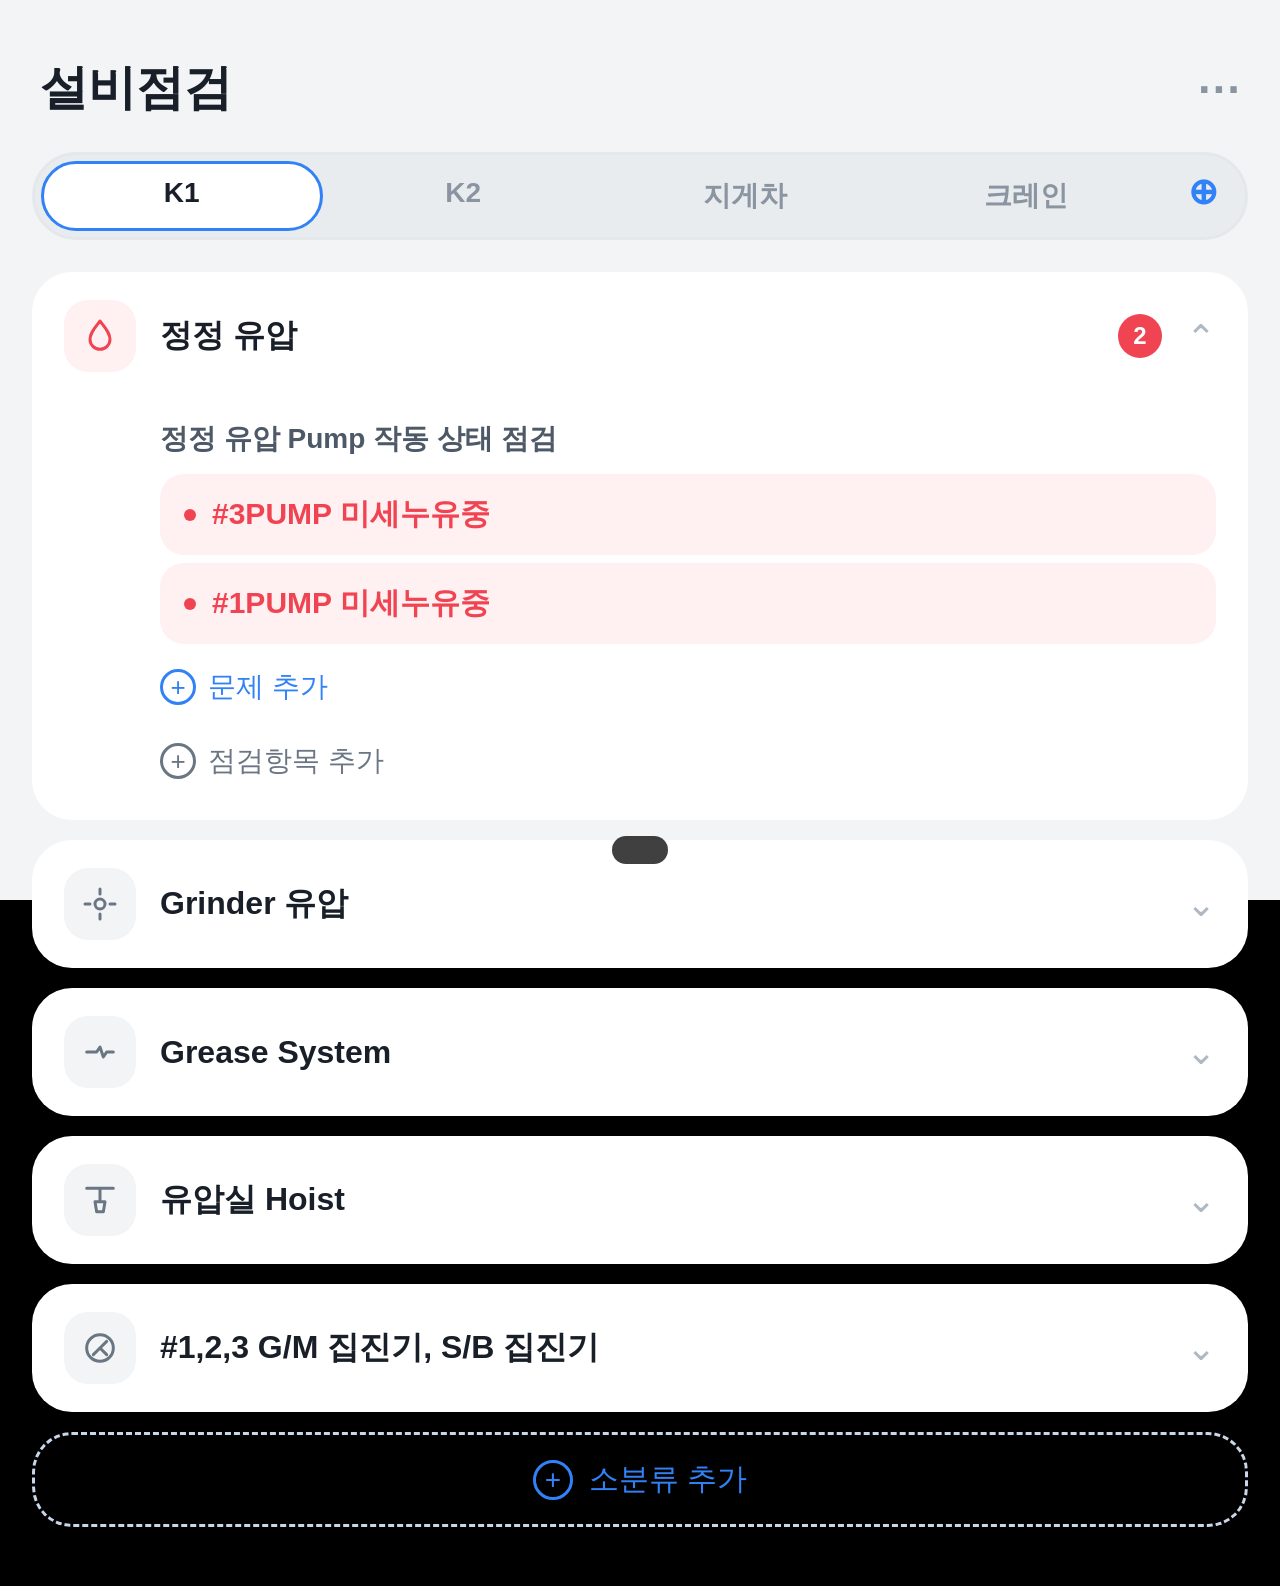
<file: design/reorder.html>
<!DOCTYPE html><html><head><meta charset="utf-8"><style>
:root{--bg:#f2f4f6;--card:#fff;--tx:#191f28;--sub:#8b95a1;--line:#eef0f3;--blue:#3182f6;--red:#f04452;--redbg:#fff0f1;--ease:cubic-bezier(.2,.9,.25,1)}
*{box-sizing:border-box;-webkit-tap-highlight-color:transparent}
html{zoom:2}body{margin:0;width:360px;height:760px;overflow:hidden;font-family:"Noto Sans CJK KR","Noto Sans KR",sans-serif;color:var(--tx);background:#000}
.scr{position:absolute;inset:0;background:var(--bg);transition:transform .4s var(--ease)}
#app{padding:0 16px}
h1{font-size:24px;margin:28px 4px 16px;display:flex;justify-content:space-between;align-items:center}
.more{font-size:22px;color:var(--sub)}
.seg{position:relative;display:flex;border:1.5px solid #e5e8eb;border-radius:999px;padding:3px;margin-bottom:16px;background:#e9ecef}
.seg b{flex:1;text-align:center;font-size:14px;padding:8px 0;position:relative;z-index:1;color:var(--sub);font-weight:600;transition:color .3s}
.seg b.on{color:var(--tx)}
.thumb{position:absolute;top:3px;bottom:3px;left:3px;border-radius:999px;background:#fff;border:1.5px solid var(--blue);transition:transform .38s var(--ease),width .38s var(--ease)}
.plus{width:36px;flex:none!important;color:var(--blue)!important;font-size:18px!important;padding:5px 0!important}
.card{background:var(--card);border-radius:20px;margin-bottom:10px;overflow:hidden}
.row{display:flex;align-items:center;padding:14px 16px;gap:12px}
.ico{width:36px;height:36px;border-radius:12px;background:#f2f4f6;display:grid;place-items:center;flex:none}
.ico svg{width:20px;height:20px;stroke:#6b7684;fill:none;stroke-width:1.8;stroke-linecap:round;stroke-linejoin:round}
.hot .ico{background:var(--redbg)}.hot .ico svg{stroke:var(--red)}
.nm{flex:1;font-size:16px;font-weight:600}
.badge{background:var(--red);color:#fff;font-size:12px;font-weight:700;border-radius:999px;min-width:22px;height:22px;display:grid;place-items:center;padding:0 7px;transition:transform .3s var(--ease)}
.chev{color:#b0b8c1;font-size:18px;transition:transform .35s var(--ease)}
.open .chev{transform:rotate(180deg)}
.body{display:grid;grid-template-rows:0fr;transition:grid-template-rows .34s var(--ease)}
.open .body{grid-template-rows:1fr}
.body>div{overflow:hidden}
.chk{padding:10px 16px 4px 64px;font-size:14px;color:#4e5968;font-weight:600}
.iss{margin:4px 16px 4px 64px;padding:10px 12px;border-radius:12px;background:var(--redbg);color:var(--red);font-size:15px;font-weight:700;display:flex;gap:8px;align-items:center;transition:transform .15s,background .3s}
.iss:before{content:"";width:6px;height:6px;border-radius:50%;background:var(--red);flex:none}
.iss.press{transform:scale(.96);background:#ffe0e3}
.add{margin:2px 16px 2px 64px;padding:8px 0;font-size:14px;color:var(--blue);display:flex;align-items:center;gap:6px}
.add i{width:18px;height:18px;border:1.5px solid var(--blue);border-radius:50%;display:grid;place-items:center;font-style:normal;font-size:13px;line-height:1}
.gap{height:10px}
.pop{animation:pop .4s var(--ease)}
@keyframes pop{from{transform:scale(.6);opacity:0}to{transform:none;opacity:1}}
.inp{margin:4px 16px 4px 64px;position:relative;background:#f2f4f6;border-radius:12px;border:1.5px solid var(--blue);padding:18px 44px 8px 14px;font-size:15px;min-height:46px}
.inp label{position:absolute;left:14px;top:4px;font-size:11px;color:var(--blue)}
.inp .ok{position:absolute;right:8px;top:9px;width:28px;height:28px;border-radius:50%;background:var(--blue);color:#fff;display:grid;place-items:center;font-size:15px;transition:transform .2s}
.caret{display:inline-block;width:1.5px;height:16px;background:var(--blue);vertical-align:-3px;animation:bl 1s steps(1) infinite}
@keyframes bl{50%{opacity:0}}
#toast{position:absolute;left:16px;right:16px;top:14px;background:#333d4b;color:#fff;border-radius:16px;padding:13px 16px;font-size:14px;transform-origin:top;transform:perspective(400px) rotateX(-90deg);opacity:0;transition:transform .4s var(--ease),opacity .3s;z-index:5}
#toast.on{transform:none;opacity:1}
#toast b{color:#ff8f9c}
/* company app */
#co{background:#fff;transform:translateX(100%)}
.cobar{background:#455a64;color:#fff;padding:18px 16px;font-size:16px}
.form{padding:18px 16px;font-size:13px;color:#555}
.field{border:1px solid #bbb;border-radius:4px;height:42px;margin:6px 0 16px;padding:10px;font-size:15px;color:#222}
.pastechip{position:absolute;background:#333;color:#fff;font-size:13px;padding:7px 12px;border-radius:8px;opacity:0;transform:scale(.8);transition:.2s}
.pastechip.on{opacity:1;transform:none}
#bub{position:absolute;right:10px;top:70px;background:rgba(25,31,40,.74);backdrop-filter:blur(6px);color:#fff;border-radius:14px;padding:8px 12px;max-width:210px;line-height:1.4;box-shadow:0 4px 14px rgba(0,0,0,.25);transform:scale(0);opacity:0;transform-origin:top right;transition:transform .4s var(--ease),opacity .3s}
#bub.on{transform:none;opacity:1}
#bub .s{font-size:10.5px;color:#c9d1d9}#bub .m{font-size:13.5px;font-weight:700;color:#ff8f9c}
#bub.pulse{animation:pulse .35s var(--ease)}
@keyframes pulse{50%{transform:scale(1.07)}}
#bub.bye{transform:scale(.2);opacity:0;transition:transform .3s cubic-bezier(.5,0,.8,.3),opacity .3s}
.ring{position:absolute;inset:-4px;border-radius:17px;border:2px solid #ff8f9c;opacity:0;clip-path:inset(0 100% 0 0)}
.ring.go{opacity:1;clip-path:inset(0 0 0 0);transition:clip-path .7s linear}
.mini{position:absolute;font-size:12px;background:#333d4b;color:#fff;padding:5px 10px;border-radius:10px;opacity:0;transition:.25s}
/* finger */
#f{position:absolute;width:34px;height:34px;margin:-17px 0 0 -17px;border-radius:50%;background:rgba(49,130,246,.25);border:2px solid rgba(49,130,246,.7);z-index:9;transition:transform .45s var(--ease),opacity .2s;opacity:0;left:0;top:0}
#f.dn{background:rgba(49,130,246,.5)}
#cap{position:absolute;bottom:18px;left:50%;transform:translateX(-50%);background:rgba(0,0,0,.75);color:#fff;font-size:13px;padding:7px 14px;border-radius:999px;white-space:nowrap;z-index:10;transition:opacity .3s}

.lift{z-index:4;position:relative;box-shadow:0 10px 24px rgba(0,0,0,.18)!important}
.mv{transition:transform .25s var(--ease)}
.seg b.lift{background:#fff;border-radius:999px;color:var(--tx)}
#menu{position:absolute;right:20px;width:170px;background:#fff;border-radius:16px;box-shadow:0 8px 28px rgba(0,0,0,.2);overflow:hidden;transform-origin:top right;transform:scale(.3);opacity:0;transition:transform .3s var(--ease),opacity .2s;z-index:6}
#menu.on{transform:none;opacity:1}
#menu div{padding:14px 16px;font-size:15px;border-bottom:1px solid var(--line)}
.gone{transition:max-height .32s var(--ease),margin .32s var(--ease),opacity .25s,transform .32s var(--ease)!important;max-height:0!important;margin-bottom:0!important;opacity:0;transform:scale(.9)}
.addcat{display:flex;align-items:center;gap:8px;justify-content:center;color:var(--blue);font-size:15px;padding:12px;border:1.5px dashed #c9d6ea;border-radius:20px}
.addcat i{width:20px;height:20px;border:1.5px solid var(--blue);border-radius:50%;display:grid;place-items:center;font-style:normal;font-size:14px}
</style></head><body><div class="scr" id="app">
 <div id="toast"></div>
 <h1>설비점검 <span class="more">⋯</span></h1>
 <div class="seg" id="seg"><div class="thumb" id="thumb"></div><b class="on">K1</b><b>K2</b><b>지게차</b><b>크레인</b><b class="plus">⊕</b></div>
 <div id="list"></div>
 <div class="addcat"><i>+</i>소분류 추가</div>
 <div id="menu"><div>이름 수정</div><div style="color:var(--red)">삭제</div></div>
</div>
<div id="f"></div><div id="cap"></div><script>const I={pipe:'<path d="M4 12h6l2-3 2 6 2-3h4"/>',gear:'<circle cx="12" cy="12" r="3"/><path d="M12 3v3M12 18v3M3 12h3M18 12h3"/>',drop:'<path d="M12 3c3 4 6 7 6 11a6 6 0 0 1-12 0c0-4 3-7 6-11z"/>',hoist:'<path d="M4 5h16M12 5v8M9 13h6l-1 6h-4z"/>',fan:'<circle cx="12" cy="12" r="8"/><path d="M12 12l4-4M12 12l-4 4M12 12l4 4"/>'};
const data=[['정정 유압','drop',[['정정 유압 Pump 작동 상태 점검',['#3PUMP 미세누유중','#1PUMP 미세누유중']]]],['Grinder 유압','gear',[]],['Grease System','pipe',[]],['유압실 Hoist','hoist',[]],['#1,2,3 G/M 집진기, S/B 집진기','fan',[]]];
const $=s=>document.querySelector(s),$$=s=>[...document.querySelectorAll(s)];
$('#list').innerHTML=data.map(([n,ic,ch])=>{const c=ch.reduce((a,x)=>a+x[1].length,0);return `<div class="card ${c?'hot open':''}" style="max-height:400px"><div class="row"><div class="ico"><svg viewBox="0 0 24 24">${I[ic]}</svg></div><div class="nm">${n}</div>${c?`<div class="badge">${c}</div>`:''}<div class="chev">⌄</div></div><div class="body"><div>${ch.map(([cn,is])=>`<div class="chk">${cn}</div><div class="isl">${is.map(t=>`<div class="iss">${t}</div>`).join('')}</div><div class="add"><i>+</i>문제 추가</div>`).join('')}${ch.length?'<div class="add" style="color:#6b7684"><i style="border-color:#6b7684">+</i>점검항목 추가</div>':''}<div class="gap"></div></div></div></div>`}).join('');
const sl=ms=>new Promise(r=>setTimeout(r,ms));
const F=$('#f');
function R(el){const r=el.getBoundingClientRect(),z=document.documentElement.getBoundingClientRect().width/360;return{left:r.left/z,top:r.top/z,width:r.width/z,height:r.height/z}}
function ctr(el){const r=R(el);return[r.left+r.width/2,r.top+r.height/2]}
async function mv(x,y,t=480){F.style.transition=`transform ${t}ms var(--ease),opacity .2s`;F.style.opacity=1;F.style.transform=`translate(${x}px,${y}px)`;await sl(t)}
async function tap(el,hold=120){const[x,y]=ctr(el);await mv(x,y);F.classList.add('dn');await sl(hold);F.classList.remove('dn')}
const cap=t=>$('#cap').textContent=t;
async function toast(t){const e=$('#toast');e.innerHTML='복사됨 · <b>'+t+'</b>';e.classList.add('on');await sl(1100);e.classList.remove('on');await sl(350)}
function thumb(i){const b=$$('.seg b')[i];$('#thumb').style.width=b.offsetWidth+'px';$('#thumb').style.transform=`translateX(${b.offsetLeft-3}px)`}
thumb(0);
// long-press drag reorder; items have uniform size along the axis
async function drag(items,from,to,ax){
 const el=items[from],a=ax=='x'?'X':'Y';
 const r0=R(items[0]),r1=R(items[1]);const step=ax=='x'?r1.left-r0.left:r1.top-r0.top;
 let[x,y]=ctr(el);await mv(x,y);F.classList.add('dn');await sl(450);
 el.classList.add('lift');el.style.transition='transform .2s var(--ease)';el.style.transform='scale(1.05)';await sl(250);
 items.forEach(o=>{if(o!=el)o.classList.add('mv')});
 const total=(to-from)*step,N=30;
 for(let k=1;k<=N;k++){const d=total*k/N;el.style.transition='none';el.style.transform=`translate${a}(${d}px) scale(1.05)`;
  F.style.transition='none';F.style.transform=ax=='x'?`translate(${x+d}px,${y}px)`:`translate(${x}px,${y+d}px)`;
  const cur=from+Math.round(d/step);
  items.forEach((o,i)=>{if(o==el)return;let s=0;if(i>from&&i<=cur)s=-step;if(i<from&&i>=cur)s=step;o.style.transform=s?`translate${a}(${s}px)`:''});
  await sl(28)}
 await sl(150);el.style.transition='transform .25s var(--ease)';el.style.transform=`translate${a}(${total}px)`;F.classList.remove('dn');await sl(300);
 const p=el.parentNode;const ref=to>from?items[to].nextSibling:items[to];
 items.forEach(o=>{o.style.transition='none';o.style.transform='';o.classList.remove('mv')});el.classList.remove('lift');p.insertBefore(el,ref);
 void el.offsetWidth;items.forEach(o=>o.style.transition='');F.style.opacity=0;await sl(500)}
async function run(){
 await sl(500);cap('큰 탭: 길게 누르고 끌면 순서 이동');
 await drag($$('.seg b').slice(0,4),1,2,'x');await sl(300);
 cap('문제 줄: #1을 #3 위로');
 await drag($$('.isl .iss'),1,0,'y');
 cap('누른 한 줄만 복사');
 for(const e of $$('.isl .iss')){await tap(e,150);e.classList.add('press');await sl(120);e.classList.remove('press');await toast(e.textContent)}
 F.style.opacity=0;await sl(300);
 cap('소분류 카드도 같은 방식 (Grease ↑)');
 await drag($$('.card').slice(1,4),1,0,'y');
 cap('길게 눌렀다 그냥 떼면 → 수정 / 삭제');
 const h=$$('.card')[3];const[x,y]=ctr(h);await mv(x,y);F.classList.add('dn');await sl(550);F.classList.remove('dn');
 const m=$('#menu');const hr=R(h);m.style.top=(hr.top+hr.height-6)+'px';m.classList.add('on');await sl(900);
 await tap(m.children[1]);m.classList.remove('on');await sl(150);F.style.opacity=0;
 h.style.maxHeight=R(h).height+'px';void h.offsetWidth;h.classList.add('gone');await sl(900);
 cap('소분류 · 점검항목 · 문제 모두 ⊕로 추가');await tap($('.addcat'));F.style.opacity=0;await sl(1200);
 window.done=1}
</script></body></html>
</file>
<file: app/src/main/assets/app.css>
:root {
  --bg: #f2f4f6; --card: #fff; --tx: #191f28; --sub: #6b7684; --mute: #b0b8c1;
  --line: #eef0f3; --fill: #f2f4f6; --seg: #e5e8eb;
  --blue: #3182f6; --red: #f04452; --redbg: #fff0f1;
  --sh: 0 8px 28px rgba(0, 0, 0, .18);
  --ease: cubic-bezier(.2, .9, .25, 1);
}
@media (prefers-color-scheme: dark) {
  :root {
    --bg: #101215; --card: #1d2026; --tx: #eceef1; --sub: #9aa4b1; --mute: #5d6673;
    --line: #2a2e35; --fill: #2a2e35; --seg: #23272d; --redbg: #3a1d22;
    --sh: 0 8px 28px rgba(0, 0, 0, .55);
  }
}
* { box-sizing: border-box; -webkit-tap-highlight-color: transparent; }
html, body {
  margin: 0; background: var(--bg); color: var(--tx);
  font-family: system-ui, -apple-system, "Noto Sans KR", sans-serif;
  -webkit-user-select: none; user-select: none; -webkit-touch-callout: none;
}
input, textarea { -webkit-user-select: text; user-select: text; font-family: inherit; }
button { font-family: inherit; transition: transform .15s; }
button:active { transform: scale(.96); }

header { display: flex; align-items: center; gap: 6px; padding: 24px 20px 12px; }
/* 설비점검 ↔ 메모: the active title is big, the other small and grey */
.mode { flex: 1; min-width: 0; display: flex; align-items: baseline; gap: 12px; }
.mode b { white-space: nowrap; font-size: 18px; font-weight: 700; color: var(--mute); transition: font-size .3s var(--ease), color .3s; }
.mode b.on { font-size: 24px; color: var(--tx); }
#more { background: none; border: 0; font-size: 22px; color: var(--sub); padding: 4px 8px; }

/* 큰 탭 */
#tabs {
  position: relative; display: grid; grid-template-columns: repeat(3, 1fr); gap: 6px; margin: 0 16px 14px;
}
#thumb {
  position: absolute; z-index: 2; top: 0; left: 0; border-radius: 999px; pointer-events: none;
  border: 1.5px solid var(--blue); /* outline slides over the pills */
  transition: transform .38s var(--ease), width .38s var(--ease);
}
.tab {
  position: relative; z-index: 1; min-width: 0; overflow: hidden; text-overflow: ellipsis; text-align: center;
  font-size: 14px; font-weight: 600; color: var(--sub); padding: 9px 4px;
  border-radius: 999px; white-space: nowrap; background: var(--seg); transition: color .3s, background .3s;
}
.tab.on { color: var(--tx); background: var(--card); }
.tab.lift { background: var(--card); }
.tb {
  display: inline-grid; place-items: center; min-width: 16px; height: 16px; padding: 0 4px;
  margin-left: 4px; border-radius: 999px; background: var(--red); color: #fff;
  font-size: 10px; font-style: normal; vertical-align: 1px;
}
.plus { position: relative; z-index: 1; flex: none; width: 36px; height: 36px; border-radius: 50%; background: var(--seg); display: grid; place-items: center; color: var(--blue); font-size: 18px; }

/* 소분류 카드 */
#list { padding: 0 16px 60px; }
.card { background: var(--card); border-radius: 20px; margin-bottom: 10px; overflow: hidden; }
.row { display: flex; align-items: center; padding: 14px 16px; gap: 12px; }
.ico { width: 36px; height: 36px; border-radius: 12px; background: var(--fill); display: grid; place-items: center; flex: none; }
.ico svg { width: 20px; height: 20px; stroke: var(--sub); fill: none; stroke-width: 1.8; stroke-linecap: round; stroke-linejoin: round; }
.hot .ico { background: var(--redbg); }
.hot .ico svg { stroke: var(--red); }
.nm { flex: 1; font-size: 16px; font-weight: 600; word-break: keep-all; overflow-wrap: anywhere; }
.badge { background: var(--red); color: #fff; font-size: 12px; font-weight: 700; border-radius: 999px; min-width: 22px; height: 22px; display: grid; place-items: center; padding: 0 7px; }
.chev { color: var(--mute); font-size: 18px; transition: transform .35s var(--ease); }
.open .chev { transform: rotate(180deg); }
.body { display: grid; grid-template-rows: 0fr; transition: grid-template-rows .34s var(--ease); }
.open .body { grid-template-rows: 1fr; }
.body > div { overflow: hidden; }

/* 점검항목 · 문제 */
.item { background: var(--card); }
.chk { padding: 10px 16px 4px 64px; font-size: 14px; color: var(--sub); font-weight: 600; }
.iss {
  margin: 4px 16px 4px 64px; padding: 10px 12px; border-radius: 12px; background: var(--redbg);
  color: var(--red); font-size: 15px; font-weight: 700; display: flex; gap: 8px; align-items: center;
}
.age { margin-left: auto; font-size: 11.5px; font-weight: 600; color: #e0707d; white-space: nowrap; }
.age.old { color: #fff; background: var(--red); border-radius: 999px; padding: 1px 7px; }
.iss::before { content: ""; width: 6px; height: 6px; border-radius: 50%; background: var(--red); flex: none; }
.add { margin: 2px 16px 2px 64px; padding: 8px 0; font-size: 14px; color: var(--blue); display: flex; align-items: center; gap: 6px; }
.add i, .addcat i { width: 18px; height: 18px; border: 1.5px solid currentColor; border-radius: 50%; display: grid; place-items: center; font-style: normal; font-size: 13px; line-height: 1; }
.add.sub { color: var(--sub); }
.gap { height: 10px; }
.card.m .ico { background: #eef4ff; }
.card.m .ico svg { stroke: var(--blue); }
.note { white-space: pre-wrap; margin: 4px 14px; padding: 10px 12px; border-radius: 12px; background: var(--fill); font-size: 15px; line-height: 1.45; display: flex; gap: 8px; align-items: baseline; word-break: keep-all; overflow-wrap: anywhere; }
.note::before { content: ""; width: 6px; height: 6px; border-radius: 50%; background: var(--mute); flex: none; transform: translateY(-2px); }
.card.m .add { margin-left: 16px; }
.bulk { display: flex; justify-content: flex-end; margin: -4px 4px 8px; }
.bulk b { font-size: 13px; font-weight: 600; color: var(--blue); padding: 4px 8px; }
.addcat { display: flex; align-items: center; gap: 8px; justify-content: center; color: var(--blue); font-size: 15px; padding: 14px; border: 1.5px dashed var(--seg); border-radius: 20px; }
.empty { text-align: center; color: var(--sub); padding: 60px 0; }

/* 끌어서 순서 이동 */
.lift { position: relative; z-index: 5; box-shadow: var(--sh) !important; border-radius: 14px; }
.card.lift { border-radius: 20px; }
.mv { transition: transform .25s var(--ease); }

/* 창 */
#dim { position: fixed; inset: 0; background: rgba(0, 0, 0, .4); opacity: 0; pointer-events: none; transition: opacity .25s; z-index: 20; }
#dim.on { opacity: 1; pointer-events: auto; }
#dim.clear { background: transparent; }
#pop { position: fixed; z-index: 21; display: none; background: var(--card); box-shadow: var(--sh); }
#pop.modal { display: block; left: 20px; right: 20px; top: 18%; padding: 22px 20px 16px; border-radius: 22px; }
#pop.menu { display: block; width: 200px; overflow: hidden; border-radius: 16px; }
#pop.menu > div { padding: 15px 18px; font-size: 15px; border-bottom: 1px solid var(--line); }
#pop.menu > div:last-child { border-bottom: 0; }
.red { color: var(--red); }
.mrow { display: flex; align-items: center; justify-content: space-between; gap: 10px; }
/* 물방울 스위치: knob stretches while it slides, squishes at the end */
.sw { position: relative; flex: none; width: 44px; height: 26px; border-radius: 999px; background: var(--seg); transition: background .3s; }
.sw::after { content: ""; position: absolute; top: 3px; left: 3px; width: 20px; height: 20px; border-radius: 999px; background: #fff; box-shadow: 0 1px 3px rgba(0,0,0,.25); animation: swOff .34s var(--ease) both; }
.sw.on { background: var(--blue); }
.sw.on::after { animation-name: swOn; }
@keyframes swOn { 0% { transform: none; width: 20px; } 45% { width: 28px; } 85% { transform: translateX(18px); width: 20px; } 92% { transform: translateX(18px) scaleX(.9); } 100% { transform: translateX(18px); width: 20px; } }
@keyframes swOff { 0% { transform: translateX(18px); width: 20px; } 45% { transform: translateX(10px); width: 28px; } 85% { transform: none; width: 20px; } 92% { transform: scaleX(.9); } 100% { transform: none; width: 20px; } }
.mt { font-size: 18px; font-weight: 700; margin-bottom: 14px; }
.msg { font-size: 15px; line-height: 1.5; margin: -4px 0 4px; }
.fl { position: relative; display: block; }
.fl input {
  width: 100%; font-size: 16px; padding: 22px 14px 8px; border-radius: 12px; border: 1.5px solid transparent;
  background: var(--fill); color: var(--tx); outline: none;
}
.fl input:focus, .fl.ml textarea:focus { border-color: var(--blue); }
.fl.ml textarea { height: 140px; font-size: 16px; padding: 24px 14px 10px; line-height: 1.5; }
.fl.ml textarea:focus + span, .fl.ml textarea:not(:placeholder-shown) + span { transform: translateY(-10px) scale(.72); color: var(--blue); }
.fl span { position: absolute; left: 15.5px; top: 16px; font-size: 16px; color: var(--sub); pointer-events: none; transform-origin: left top; transition: transform .2s var(--ease), color .2s; }
.fl input:focus + span, .fl input:not(:placeholder-shown) + span { transform: translateY(-10px) scale(.72); color: var(--blue); }
textarea { width: 100%; height: 200px; font-size: 14px; padding: 12px 14px; border-radius: 12px; border: 1.5px solid transparent; background: var(--fill); color: var(--tx); outline: none; resize: none; }
textarea:focus { border-color: var(--blue); }
.btns { display: flex; gap: 8px; margin-top: 16px; }
.btns button { flex: 1; border: 0; border-radius: 999px; padding: 14px; font-size: 16px; font-weight: 600; }
.b1 { background: var(--blue); color: #fff; }
.b1.del { background: var(--red); }
.b2 { background: var(--fill); color: var(--tx); }

#toast {
  position: fixed; left: 16px; right: 16px; top: 12px; z-index: 30; background: #333d4b; color: #fff;
  border-radius: 16px; padding: 13px 16px; font-size: 14px; pointer-events: none;
  transform-origin: top; transform: perspective(400px) rotateX(-90deg); opacity: 0;
  transition: transform .4s var(--ease), opacity .3s;
}
#toast.on { transform: none; opacity: 1; }
#toast b { color: #ff8f9c; }

/* 되돌리기 */
#snack {
  position: fixed; left: 14px; right: 14px; bottom: 20px; z-index: 30; background: #333d4b; color: #fff;
  border-radius: 16px; padding: 14px 16px; font-size: 14px; display: flex; align-items: center; gap: 10px; overflow: hidden;
  transform: translateY(calc(100% + 40px)); visibility: hidden; transition: transform .35s var(--ease), visibility 0s .35s;
}
#snack.on { transform: none; visibility: visible; transition: transform .35s var(--ease); }
#snack span { flex: 1; min-width: 0; overflow: hidden; text-overflow: ellipsis; white-space: nowrap; }
#snack b { color: #6ea8fe; font-weight: 700; padding: 2px 4px; }
#snack i { position: absolute; left: 0; bottom: 0; height: 3px; width: 100%; background: #6ea8fe; transform-origin: left; }
#snack.on i { animation: snackbar 4s linear forwards; }
@keyframes snackbar { to { transform: scaleX(0); } }

/* 검색 */
.srch { flex: none; width: 36px; height: 36px; border-radius: 50%; background: var(--seg); display: grid; place-items: center; }
.srch svg { width: 18px; height: 18px; stroke: var(--sub); fill: none; stroke-width: 2.2; stroke-linecap: round; }
#search {
  position: fixed; inset: 0; z-index: 15; background: var(--bg); padding-top: 20px; overflow-y: auto;
  transform: translateX(100%); visibility: hidden; transition: transform .35s var(--ease), visibility 0s .35s;
}
#search.on { transform: none; visibility: visible; transition: transform .35s var(--ease); }
.sbox { margin: 0 16px 12px; background: var(--card); border: 1.5px solid var(--blue); border-radius: 14px; padding: 0 6px 0 14px; display: flex; align-items: center; }
.sbox input { flex: 1; min-width: 0; border: 0; outline: 0; background: none; color: var(--tx); font-size: 16px; padding: 13px 0; }
#sclose { color: var(--sub); padding: 10px; font-size: 16px; }
.res { margin: 0 16px 8px; background: var(--card); border-radius: 16px; padding: 12px 14px; }
.res .p { font-size: 12px; color: var(--sub); margin-bottom: 4px; }
.res .t { font-size: 15px; font-weight: 600; word-break: keep-all; overflow-wrap: anywhere; }
.res mark { background: #fff1a8; color: #191f28; border-radius: 3px; padding: 0 1px; }
.res .k { font-size: 11px; font-weight: 700; border-radius: 6px; padding: 1px 6px; margin-right: 6px; }
.ki { background: var(--redbg); color: var(--red); }
.km { background: #eef4ff; color: var(--blue); }
.kn { background: var(--fill); color: var(--sub); }
</file>
